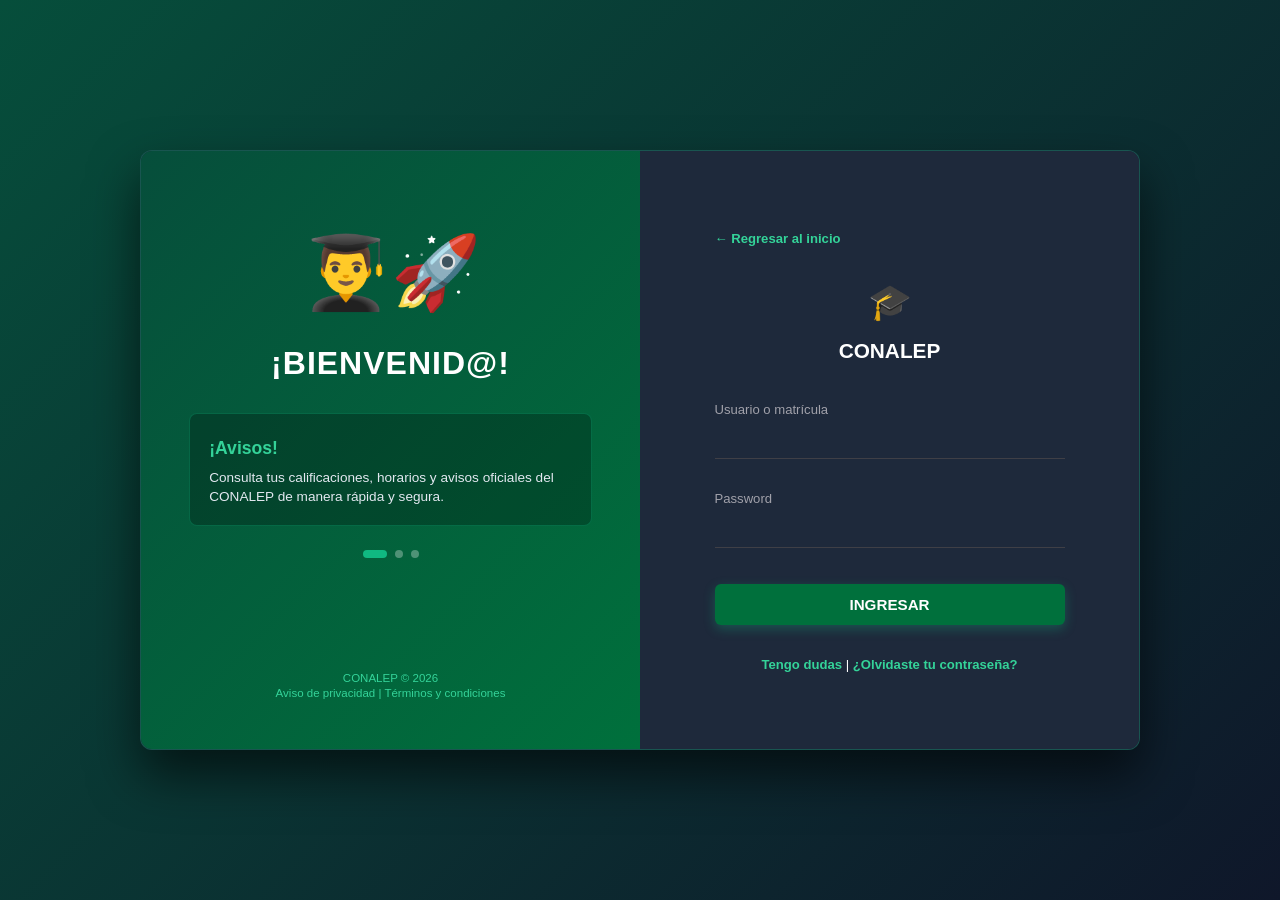
<file: login.html>
<!DOCTYPE html>
<html lang="es">
<head>
    <meta charset="UTF-8">
    <meta name="viewport" content="width=device-width, initial-scale=1.0">
    <title>Portal de Alumnos - CONALEP</title>
    <link rel="stylesheet" href="styles.css">
</head>
<body class="cbtis-login-body">

    <!-- Contenedor principal de dos columnas -->
    <div class="cbtis-login-container">

        <!-- LADO IZQUIERDO: Panel Verde con Bienvenida e Ilustración -->
        <div class="cbtis-left-panel">
            <div class="cbtis-left-content">
                
                <div class="cbtis-illustration-box">
                    <div class="cbtis-badge-icon">👨‍🎓🚀</div>
                    <h2>¡BIENVENID@!</h2>
                </div>

                <div class="cbtis-notices-box">
                    <h3>¡Avisos!</h3>
                    <p>Consulta tus calificaciones, horarios y avisos oficiales del CONALEP de manera rápida y segura.</p>
                </div>

                <div class="cbtis-slider-dots">
                    <span class="cbtis-dot active"></span>
                    <span class="cbtis-dot"></span>
                    <span class="cbtis-dot"></span>
                </div>
            </div>

            <div class="cbtis-left-footer">
                CONALEP &copy; 2026<br>
                <span>Aviso de privacidad | Términos y condiciones</span>
            </div>
        </div>

        <!-- LADO DERECHO: Panel con el Formulario de Acceso -->
        <div class="cbtis-right-panel">
            <div class="cbtis-login-wrapper">
                
                <div class="login-back-container">
                    <a href="index.html" class="cbtis-back-link">← Regresar al inicio</a>
                </div>

                <div class="cbtis-logo-header">
                    <div class="login-logo-emoji">🎓</div>
                    <h1>CONALEP</h1>
                </div>

                <form id="form-login" action="#" method="POST">
                    
                    <div class="cbtis-input-group">
                        <label for="usuario">Usuario o matrícula</label>
                        <input type="text" id="usuario" name="usuario" required>
                    </div>

                    <div class="cbtis-input-group">
                        <label for="password">Password</label>
                        <input type="password" id="password" name="password" required>
                    </div>

                    <button type="submit" class="cbtis-btn-ingresar">INGRESAR</button>

                </form>

                <div class="cbtis-login-help">
                    <a href="#">Tengo dudas</a> | <a href="#">¿Olvidaste tu contraseña?</a>
                </div>

            </div>
        </div>

    </div>

    <script src="script.js"></script>
</body>
</html>
</file>
<file: styles.css>
/* ======================================================================
    PALETA DE COLORES INSTITUCIONALES - CONALEP (Blanco / Verde)
    ====================================================================== */
:root {
    --conalep-verde-principal: #00703c;   /* Verde institucional fuerte / oscuro */
    --conalep-verde-claro: #10b981;       /* Verde brillante / acentos */
    --conalep-verde-menta: #34d399;       /* Verde claro para detalles secundarios o WhatsApp */
    --conalep-verde-oscuro: #064e3b;      /* Verde muy oscuro para franjas superiores */
    --conalep-negro-fondo: #0f172a;       /* Fondo oscuro principal estilizado (puedes usar #000000 si prefieres negro puro) */
    --conalep-blanco: #ffffff;            /* Texto y detalles claros principales */
    --conalep-card-bg: #1e293b;           /* Fondo de tarjetas oscuro estilizado */
}

/* ======================================================================
    ESTILOS GENERALES Y PORTADA - CONALEP
    ====================================================================== */
*{
    box-sizing: border-box; /* Incluye bordes y rellenos en el ancho y alto total */
    margin: 0;              /* Elimina los márgenes predeterminados de la página */
    padding: 0;             /* Elimina los rellenos internos predeterminados */
}

body {
    font-family: 'Segoe UI', Tahoma, Geneva, Verdana, sans-serif; /* Tipografía principal limpia y moderna */
    color: var(--conalep-blanco);          /* Color de texto base claro */
    background-color: var(--conalep-negro-fondo); /* Color de fondo general oscuro institucional */
    line-height: 1.6;                     /* Espaciado de línea cómodo para la lectura */
}

/* --------------------------------------------------------------------
    BARRA SUPERIOR DE CONTACTO
    -------------------------------------------------------------------- */
.top-bar {
    background-color: var(--conalep-verde-oscuro); /* Fondo verde oscuro institucional para la franja superior */
    color: #e2e8f0;                               /* Color de texto gris claro secundario */
    font-size: 0.82rem;                           /* Tamaño de fuente pequeño y sutil */
    padding: 0.5rem 2rem;                         /* Relleno interno superior/inferior y lateral */
    border-bottom: 1px solid rgba(16, 185, 129, 0.2); /* Línea divisoria inferior translúcida con acento verde */
}

.top-bar-container {
    max-width: 1200px;     /* Ancho máximo estructurado para mantener simetría */
    margin: 0 auto;        /* Centra horizontalmente el contenedor */
    display: flex;         /* Activa el diseño flexible */
    justify-content: space-between; /* Distribuye el espacio entre los elementos internos */
    align-items: center;   /* Centra verticalmente los elementos */
}

.top-contacts {
    display: flex;         /* Distribuye los datos de contacto en fila horizontal */
    gap: 2rem;             /* Separación horizontal entre los elementos */
}

.top-item.whatsapp {
    color: var(--conalep-verde-menta); /* Color verde menta característico para destacar WhatsApp */
}

/* ======================================================================
    BARRA DE NAVEGACIÓN RESPONSIVA
    ====================================================================== */
.navbar {
    background-color: var(--conalep-negro-fondo); /* Fondo oscuro para el menú de navegación */
    border-bottom: 1px solid rgba(16, 185, 129, 0.3); /* Borde inferior sutil con acento verde */
    position: sticky;              /* Fija la barra en la parte superior al hacer scroll */
    top: 0;                        /* Posición de anclaje exacto en la parte superior */
    z-index: 1000;                 /* Asegura que la barra esté siempre por encima de otros elementos */
    padding: 0.8rem 1.5rem;        /* Relleno interior de la barra de navegación */
}

.nav-container {
    max-width: 1200px;             /* Ancho máximo alineado con el resto del sitio */
    margin: 0 auto;                /* Centra el contenedor del menú */
    display: flex;                 /* Modelo flexible */
    justify-content: space-between; /* Separa el logotipo de los enlaces del menú */
    align-items: center;           /* Alinea verticalmente al centro */
    flex-wrap: wrap;               /* Permite que los elementos bajen si falta espacio */
    gap: 1.0rem;                   /* Espaciado predeterminado */
}

.nav-brand {
    display: flex;                 /* Contenedor flexible para la marca/logo */
    align-items: center;           /* Centra verticalmente el logotipo */
}

.brand-logo-img {
    height: 55px;                  /* Altura fija estándar para el logotipo institucional */
    width: auto;                   /* Ancho proporcional automático */
    object-fit: contain;           /* Evita deformaciones en la imagen */
    display: block;                /* Elimina espacios fantasma inferiores */
}

.nav-links {
    display: flex;                 /* Organiza los enlaces de navegación en línea */
    align-items: center;           /* Centra verticalmente */
    gap: 1.5rem;                   /* Espacio de separación entre cada opción del menú */
    flex-wrap: wrap;               /* Adaptable en pantallas chicas */
}

.nav-links a {
    text-decoration: none;         /* Quita el subrayado predeterminado de los enlaces */
    color: #cbd5e1;                /* Color de texto gris claro legible */
    font-weight: 600;              /* Seminegrita para mejor visibilidad */
    font-size: 0.9rem;             /* Tamaño de fuente adecuado */
    transition: color 0.2s;        /* Transición suave al cambiar de color */
}

.nav-links a:hover {
    color: var(--conalep-verde-claro); /* Efecto hover en verde brillante */
}

.nav-links a:hover {
    color: var(--conalep-verde-claro); /* Cambia a verde brillante al pasar el cursor */
}

.btn-nav-login {
    background-color: var(--conalep-verde-principal); /* Fondo verde fuerte institucional para el botón */
    color: white !important;                      /* Texto blanco forzado */
    padding: 8px 16px;                            /* Relleno interior del botón */
    border-radius: 6px;                           /* Esquinas redondeadas */
    transition: background-color 0.2s;            /* Transición suave en el color de fondo */
}

.btn-nav-login:hover {
    background-color: var(--conalep-verde-claro);   /* Verde más brillante al pasar el cursor */
}

@media (max-width: 600px) {
    .navbar {
        padding: 0.6rem 1rem;   /* Reduce el padding en pantallas móviles pequeñas */
    }
    .nav-container {
        justify-content: center; /* Centra los elementos del menú en móviles */
    }
    .nav-links {
        gap: 1.0rem;             /* Reduce el espacio entre enlaces */
        justify-content: center; /* Centra los enlaces */
    }
}

/* --------------------------------------------------------------------
   SECCIÓN HERO (DOS COLUMNAS CON COLLAGE) - CONALEP
   -------------------------------------------------------------------- */
.hero-section {
    background: linear-gradient(135deg, var(--conalep-verde-oscuro) 0%, var(--conalep-verde-principal) 50%, var(--conalep-negro-fondo) 100%); /* Fondo con degradado verde/oscuro */
    color: white;                /* Texto general en blanco para alto contraste */
    padding: 5rem 2rem;          /* Relleno superior/inferior amplio y lateral */
    overflow: hidden;            /* Oculta desbordamientos */
}

.hero-container {
    max-width: 1200px;           /* Ancho máximo del contenedor principal */
    margin: 0 auto;              /* Centra el contenedor */
    display: grid;               /* Utiliza CSS Grid para organizar las columnas */
    grid-template-columns: 1.1fr 0.9fr; /* Texto ligeramente más ancho que el collage */
    gap: 3rem;                   /* Espacio de separación entre columnas */
    align-items: center;         /* Alinea verticalmente al centro */
}

@media (max-width: 900px) {
    .hero-container {
        grid-template-columns: 1fr; /* Cambia a una sola columna en pantallas medianas/móviles */
    }
}

.hero-tag {
    display: inline-block;       /* Permite aplicar padding y márgenes como bloque */
    background-color: rgba(16, 185, 129, 0.2); /* Fondo verde translúcido */
    border: 1px solid rgba(16, 185, 129, 0.4); /* Borde verde claro sutil */
    color: #34d399;              /* Texto verde claro brillante (menta) */
    padding: 6px 16px;           /* Relleno interior */
    border-radius: 20px;         /* Bordes redondeados estilo píldora */
    font-size: 0.85rem;          /* Tamaño de fuente compacto */
    font-weight: 600;            /* Seminegrita */
    text-transform: uppercase;   /* Convierte el texto en mayúsculas */
    margin-bottom: 1.5rem;       /* Margen inferior */
}

.hero-text-side h1 {
    font-size: 2.8rem;           /* Tamaño de fuente grande para el título principal */
    font-weight: 800;            /* Grosor muy marcado */
    margin-bottom: 1rem;         /* Espacio inferior */
    letter-spacing: -0.5px;      /* Reduce ligeramente el espacio entre letras */
    line-height: 1.2;            /* Altura de línea compacta */
}

.hero-text-side p {
    font-size: 1.1rem;           /* Tamaño de fuente cómodo para la descripción */
    color: #cbd5e1;              /* Color gris claro legible */
    margin-bottom: 2rem;         /* Espacio inferior */
    line-height: 1.6;            /* Altura de línea legible */
}

.hero-cta-box {
    background: rgba(9, 9, 11, 0.6); /* Fondo oscuro semitransparente */
    border: 1px solid rgba(16, 185, 129, 0.3); /* Borde sutil translúcido en verde */
    padding: 1.8rem;             /* Relleno interno */
    border-radius: 12px;         /* Bordes redondeados */
    backdrop-filter: blur(6px);  /* Efecto de desenfoque de cristal esmerilado */
}

.btn-orange {
    display: inline-block;       /* Permite dimensiones en enlaces */
    background: linear-gradient(135deg, var(--conalep-verde-claro) 0%, var(--conalep-verde-principal) 100%); /* Degradado verde llamativo */
    color: white;                /* Texto blanco */
    padding: 14px 28px;          /* Relleno interior generoso */
    border-radius: 8px;          /* Bordes redondeados */
    text-decoration: none;       /* Quita subrayado */
    font-weight: 700;            /* Negrita */
    font-size: 1.05rem;          /* Tamaño destacado */
    box-shadow: 0 4px 15px rgba(16, 185, 129, 0.4); /* Sombra verde difuminada */
    transition: transform 0.2s, box-shadow 0.2s; /* Transiciones suaves */
    margin-bottom: 1.2rem;       /* Espacio inferior */
}

.btn-orange:hover {
    transform: translateY(-2px); /* Eleva ligeramente el botón al pasar el cursor */
    box-shadow: 0 6px 20px rgba(16, 185, 129, 0.6); /* Aumenta intensidad de sombra verde */
}

.hero-benefits {
    display: flex;               /* Organiza los beneficios en línea flexible */
    flex-wrap: wrap;             /* Salto de línea automático */
    gap: 15px;                   /* Espacio entre beneficios */
    font-size: 0.9rem;           /* Tamaño estándar */
    color: #e2e8f0;              /* Gris claro */
    font-weight: 500;            /* Peso medio */
}

/* Estilos del Collage de Imágenes */
.image-collage {
    display: flex;               /* Organiza los elementos en columna */
    flex-direction: column;      /* Dirección vertical */
    gap: 15px;                   /* Espacio entre imágenes */
    background: rgba(255, 255, 255, 0.03); /* Fondo translúcido sutil */
    padding: 20px;               /* Relleno interior */
    border-radius: 20px;         /* Bordes redondeados del contenedor */
    border: 1px solid rgba(16, 185, 129, 0.2); /* Borde sutil verde */
}

.collage-main img {
    width: 100%;                 /* Ancho completo */
    height: 240px;               /* Altura fija para la imagen principal */
    object-fit: cover;           /* Recorta proporcionalmente sin deformar */
    border-radius: 12px;         /* Bordes redondeados */
    box-shadow: 0 10px 25px rgba(0,0,0,0.5); /* Sombra de profundidad */
}

.collage-sub {
    display: grid;               /* Cuadrícula para las dos imágenes inferiores */
    grid-template-columns: 1fr 1fr; /* Dos columnas iguales */
    gap: 15px;                   /* Espacio entre las secundarias */
}

.collage-sub img {
    width: 100%;                 /* Ancho completo */
    height: 140px;               /* Altura fija para secundarias */
    object-fit: cover;           /* Recorte proporcional */
    border-radius: 12px;         /* Bordes redondeados */
    box-shadow: 0 8px 20px rgba(0,0,0,0.5); /* Sombra de profundidad */
}

/* Clases específicas para el formulario de informes */
.hero-title-custom {
    font-size: 2.5rem;           /* Tamaño de título personalizado */
    margin-bottom: 1rem;         /* Margen inferior */
}

.hero-desc-custom {
    color: #cbd5e1;              /* Color secundario */
    font-size: 1rem;             /* Tamaño legible */
    margin-bottom: 1.5rem;       /* Margen inferior */
}

.hero-subtitle-custom {
    font-size: 0.95rem;          /* Subtítulo */
    font-weight: 600;            /* Seminegrita */
    color: #34d399;              /* Verde claro (menta) */
    margin-bottom: 0.8rem;       /* Margen inferior */
}

.hero-benefits-column {
    display: flex;               /* Flexible vertical */
    flex-direction: column;      /* Apilado vertical */
    gap: 8px;                    /* Espaciado ajustado */
}

.cbtis-hero-form-card {
    background-color: var(--conalep-card-bg); /* Fondo de tarjeta oscuro estilizado */
    border: 1px solid rgba(16, 185, 129, 0.3); /* Borde con acento verde */
    padding: 2.2rem;             /* Relleno interno amplio */
    border-radius: 16px;         /* Bordes redondeados marcados */
    box-shadow: 0 20px 40px rgba(0, 0, 0, 0.5); /* Sombra elegante flotante */
    width: 100%;                 /* Ancho completo disponible */
    max-width: 440px;            /* Ancho máximo de la tarjeta */
    margin: 0 auto;              /* Centrado horizontal */
}

.form-card-title {
    color: white;                /* Color blanco para alto contraste */
    font-size: 1.25rem;          /* Mediano destacado */
    font-weight: 700;            /* Negrita */
    margin-bottom: 1rem;         /* Margen inferior */
    text-align: center;          /* Centrado */
}

.form-group-margin {
    margin-bottom: 1rem;         /* Espacio inferior estándar entre campos */
}

.form-control-input {
    width: 100%;                 /* Ancho completo */
    border: 1px solid #3f3f46;   /* Borde gris oscuro */
    background-color: #09090b;   /* Fondo negro */
    color: white;                /* Texto blanco */
    border-radius: 8px;          /* Bordes redondeados */
    padding: 10px 14px;          /* Relleno interior cómodo */
    font-size: 0.9rem;           /* Tamaño de letra interno */
    outline: none;               /* Sin borde de enfoque por defecto */
}

.form-control-select {
    width: 100%;                 /* Ancho completo */
    border: 1px solid #3f3f46;   /* Borde gris oscuro */
    background-color: #09090b;   /* Fondo negro */
    color: white;                /* Texto blanco */
    border-radius: 8px;          /* Bordes redondeados */
    padding: 10px 14px;          /* Relleno interior */
    font-size: 0.9rem;           /* Tamaño de fuente */
    outline: none;               /* Quita contorno */
}

.form-date-label {
    font-size: 0.78rem;          /* Letra pequeña para etiquetas de fecha */
    color: #a1a1aa;              /* Gris secundario */
    display: block;              /* Ocupa su propia línea */
    margin-bottom: 2px;          /* Margen inferior mínimo */
}

.form-control-date {
    width: 100%;                 /* Ancho completo */
    border: 1px solid #3f3f46;   /* Borde gris oscuro */
    background-color: #09090b;   /* Fondo negro */
    color: white;                /* Texto blanco */
    border-radius: 8px;          /* Bordes redondeados */
    padding: 8px 14px;           /* Relleno interior */
    font-size: 0.9rem;           /* Tamaño de fuente */
    outline: none;               /* Quita contorno */
}

.form-control-textarea {
    width: 100%;                 /* Ancho completo */
    border: 1px solid #3f3f46;   /* Borde gris oscuro */
    background-color: #09090b;   /* Fondo negro */
    color: white;                /* Texto blanco */
    border-radius: 8px;          /* Bordes redondeados */
    padding: 10px 14px;          /* Relleno interior */
    font-size: 0.9rem;           /* Tamaño de fuente */
    outline: none;               /* Quita contorno */
    font-family: inherit;        /* Hereda tipografía general */
}

/* ======================================================================
   CORRECCIÓN DEFINITIVA PARA LA CASILLA Y EL TEXTO DE ACEPTAR TÉRMINOS - CONALEP
   ====================================================================== */
.form-group-checkbox {
    margin-bottom: 1.2rem;       /* Espacio inferior */
    display: flex;               /* Contenedor flexible */
    flex-direction: row !important; /* Fuerza dirección horizontal estricta */
    align-items: flex-start !important; /* Alinea arriba */
    justify-content: flex-start !important; /* Alinea a la izquierda */
    gap: 10px;                   /* Espacio horizontal entre cuadro y texto */
    text-align: left;            /* Alineación izquierda */
    width: 100%;                 /* Ancho completo */
}

.form-checkbox-input {
    width: 18px !important;      /* Ancho fijo forzado para el checkbox */
    height: 18px !important;     /* Alto fijo forzado */
    min-width: 18px;             /* Evita compresión */
    cursor: pointer;             /* Cambia cursor a mano */
    margin-top: 2px;             /* Ajuste vertical fino con la primera línea */
    flex-shrink: 0;              /* Impide deformación */
    appearance: auto;            /* Restaura el comportamiento visual nativo */
    -webkit-appearance: checkbox; /* Compatibilidad WebKit */
}

.form-checkbox-label {
    font-size: 0.78rem !important; /* Letra pequeña legible para textos legales */
    color: #d1d5db !important;   /* Gris claro adaptado para fondo oscuro */
    line-height: 1.35 !important; /* Altura de línea compacta */
    cursor: pointer;             /* Cursor interactivo */
    display: inline-block !important; /* Comportamiento en línea */
    width: auto !important;      /* Ancho automático */
    flex: 1;                     /* Ocupa el resto del espacio disponible */
}

.form-submit-btn {
    background-color: var(--conalep-verde-principal); /* Fondo verde fuerte institucional para el botón enviar */
    width: 100%;                 /* Ancho completo */
    border-radius: 8px;          /* Bordes redondeados */
    padding: 12px;               /* Relleno interior */
    font-weight: 700;            /* Negrita */
    color: white;                /* Texto blanco */
    border: none;                /* Sin bordes */
    cursor: pointer;             /* Cursor de mano */
    transition: background 0.2s; /* Transición suave */
}

.form-submit-btn:hover {
    background-color: var(--conalep-verde-claro); /* Cambio a verde brillante al pasar el cursor */
}

.cbtis-hero-form-card input:focus, 
.cbtis-hero-form-card select:focus, 
.cbtis-hero-form-card textarea:focus {
    border-color: var(--conalep-verde-claro) !important; /* Cambia el borde a verde brillante al enfocar */
    box-shadow: 0 0 0 3px rgba(16, 185, 129, 0.2) !important; /* Brillo verdoso sutil alrededor */
}

/* ======================================================================
   ESTILOS DE OFERTA EDUCATIVA CON IMÁGENES - CONALEP
   ====================================================================== */
.careers-section {
    padding: 5rem 2rem;            /* Espaciado superior/inferior */
    background-color: var(--conalep-negro-fondo); /* Fondo oscuro institucional */
}

.section-container {
    max-width: 1200px;             /* Ancho máximo centrado */
    margin: 0 auto;                /* Centrado horizontal */
}

.section-header {
    text-align: center;            /* Centrado de títulos de sección */
    margin-bottom: 3.5rem;         /* Espacio inferior */
}

.section-header h2 {
    font-size: 2.2rem;             /* Título grande */
    color: white;                  /* Color blanco para alto contraste */
    margin-bottom: 0.5rem;         /* Espacio con subtítulo */
}

.section-header p {
    color: #a1a1aa;                /* Gris secundario claro */
    font-size: 1.05rem;            /* Tamaño legible */
}

.careers-grid {
    display: grid;                 /* Cuadrícula CSS adaptable */
    grid-template-columns: repeat(auto-fit, minmax(260px, 1fr)); /* Columnas responsivas */
    gap: 2.5rem;                   /* Espacio entre tarjetas */
}

.career-card {
    background-color: var(--conalep-card-bg); /* Fondo de tarjeta oscuro estilizado */
    border: 1px solid rgba(16, 185, 129, 0.2); /* Borde sutil con tono verde */
    border-radius: 12px;           /* Esquinas redondeadas */
    overflow: hidden;              /* Oculta desbordamientos internos */
    box-shadow: 0 4px 6px rgba(0, 0, 0, 0.3); /* Sombra oscura profunda */
    transition: transform 0.2s ease, box-shadow 0.2s ease, border-color 0.2s ease; /* Transiciones suaves */
}

.career-card:hover {
    transform: translateY(-5px);   /* Eleva la tarjeta al pasar el cursor */
    border-color: var(--conalep-verde-claro); /* Borde verde brillante al hacer hover */
    box-shadow: 0 15px 30px rgba(16, 185, 129, 0.2); /* Acentúa la sombra verdosa */
}

.career-img-container {
    width: 100%;                   /* Ancho completo */
    height: 160px;                 /* Altura fija de imagen */
    overflow: hidden;              /* Oculta desbordamientos */
}

.career-img-container img {
    width: 100%;                   /* Ancho adaptado */
    height: 100%;                  /* Alto adaptado */
    object-fit: cover;             /* Recorte proporcional */
    transition: transform 0.3s ease; /* Transición para zoom */
}

.career-card:hover .career-img-container img {
    transform: scale(1.05);        /* Efecto zoom in en imagen al hacer hover */
}

.career-content {
    padding: 1.8rem;               /* Relleno interno de textos */
}

.career-content h3 {
    font-size: 1.15rem;            /* Tamaño de título */
    color: white;                  /* Color blanco */
    margin-bottom: 0.8rem;         /* Espacio inferior */
    font-weight: 700;              /* Negrita */
}

.career-content p {
    color: #a1a1aa;                /* Gris descriptivo claro */
    font-size: 0.9rem;             /* Tamaño estándar */
    line-height: 1.5;              /* Altura de línea */
}

/* ======================================================================
   ESTILOS DEL PIE DE PÁGINA (FOOTER CON REDES SOCIALES) - CONALEP
   ====================================================================== */
.footer {
    background-color: var(--conalep-verde-oscuro); /* Fondo verde oscuro institucional */
    color: #94a3b8;                /* Texto gris claro */
    padding: 2.5rem 2rem;          /* Relleno interior */
    border-top: 1px solid rgba(16, 185, 129, 0.2); /* Línea superior sutil con acento verde */
}

.footer-container {
    max-width: 1200px;             /* Ancho máximo alineado */
    margin: 0 auto;                /* Centrado horizontal */
    display: flex;                 /* Distribución flexible */
    justify-content: space-between; /* Separa créditos de redes */
    align-items: center;           /* Centrado vertical */
    flex-wrap: wrap;               /* Adaptable */
    gap: 1.5rem;                   /* Espacio entre elementos */
}

.footer-info p {
    font-size: 0.9rem;               /* Tamaño estándar */
    color: #cbd5e1;                  /* Color legible */
    margin-bottom: 0.3rem;           /* Espacio mínimo */
}

.footer-author {
    font-size: 0.82rem;              /* Letra pequeña para autor */
    color: #a1a1aa;                  /* Gris sutil claro */
}

.footer-socials {
    display: flex;                   /* Iconos en línea */
    gap: 12px;                       /* Espacio entre iconos */
}

.social-icon {
    width: 38px;                     /* Ancho fijo circular */
    height: 38px;                    /* Alto fijo circular */
    background: rgba(255, 255, 255, 0.08); /* Fondo translúcido */
    border: 1px solid rgba(16, 185, 129, 0.3); /* Borde sutil con acento verde */
    color: #ffffff;                  /* Icono blanco */
    border-radius: 50%;              /* Círculo perfecto */
    display: flex;                   /* Centrado interno */
    align-items: center;             /* Centrado vertical */
    justify-content: center;         /* Centrado horizontal */
    text-decoration: none;           /* Sin subrayado */
    font-weight: 700;                /* Negrita */
    font-size: 0.95rem;              /* Tamaño del símbolo */
    transition: background 0.2s, transform 0.2s, border-color 0.2s; /* Transiciones */
}

.social-icon:hover {
    background: var(--conalep-verde-claro); /* Verde brillante al pasar cursor */
    border-color: var(--conalep-verde-claro); /* Borde verde brillante */
    transform: translateY(-3px);     /* Eleva sutilmente el icono */
}

@media (max-width: 768px) {
    .footer-container {
        flex-direction: column;      /* Columna en tablets y móviles */
        text-align: center;          /* Centra textos del footer */
    }
    .footer-socials {
        justify-content: center;     /* Centra iconos sociales */
    }
}

/* ======================================================================
   ESTILOS DE LOGIN EN PANTALLA PARTIDA - CONALEP
   ====================================================================== */
.cbtis-login-body {
    margin: 0;                       /* Sin márgenes */
    padding: 0;                      /* Sin padding */
    font-family: 'Segoe UI', Tahoma, Geneva, Verdana, sans-serif; /* Tipografía general */
    background: linear-gradient(135deg, var(--conalep-verde-oscuro) 0%, var(--conalep-negro-fondo) 100%); /* Fondo degradado verde/oscuro */
    min-height: 100vh;               /* Altura mínima de pantalla completa */
    display: flex;                   /* Centrado flexible */
    justify-content: center;         /* Centrado horizontal */
    align-items: center;             /* Centrado vertical */
}

.cbtis-login-container {
    width: 100%;                     /* Ancho completo */
    max-width: 1000px;               /* Ancho máximo de la tarjeta de login */
    height: 600px;                   /* Altura fija estándar */
    background-color: var(--conalep-card-bg); /* Fondo de tarjeta oscuro estilizado */
    border-radius: 12px;             /* Bordes redondeados */
    border: 1px solid rgba(16, 185, 129, 0.3); /* Borde sutil verde */
    box-shadow: 0 25px 50px rgba(0, 0, 0, 0.6); /* Sombra pronunciada profunda */
    display: grid;                   /* Pantalla dividida en cuadrícula */
    grid-template-columns: 1fr 1fr;  /* Dos columnas iguales (panel izquierdo y derecho) */
    overflow: hidden;                /* Oculta desbordamientos */
    margin: 2rem;                    /* Margen exterior */
}

@media (max-width: 850px) {
    .cbtis-login-container {
        grid-template-columns: 1fr;  /* Una sola columna en dispositivos menores */
        height: auto;                /* Altura automática */
    }
    .cbtis-left-panel {
        display: none;               /* Oculta el panel izquierdo decorativo en móviles */
    }
}

.cbtis-left-panel {
    background: linear-gradient(135deg, var(--conalep-verde-oscuro) 0%, var(--conalep-verde-principal) 100%); /* Degradado verde institucional */
    color: white;                    /* Texto blanco */
    padding: 3rem;                   /* Relleno interno */
    display: flex;                   /* Diseño flexible */
    flex-direction: column;          /* Apilado vertical */
    justify-content: space-between;  /* Distribuye espacio superior e inferior */
}

.cbtis-illustration-box {
    text-align: center;              /* Centrado */
    margin-top: 1rem;                /* Margen superior */
}

.cbtis-badge-icon {
    font-size: 4.5rem;               /* Tamaño grande para icono/emoji */
    margin-bottom: 0.5rem;           /* Margen inferior */
}

.cbtis-illustration-box h2 {
    font-size: 2rem;                 /* Título grande */
    font-weight: 800;                /* Negrita fuerte */
    letter-spacing: 1px;             /* Espaciado entre letras */
}

.cbtis-notices-box {
    background: rgba(0, 0, 0, 0.25); /* Caja oscura translúcida de avisos */
    border: 1px solid rgba(16, 185, 129, 0.3); /* Borde sutil verde */
    padding: 1.2rem;                 /* Relleno interno */
    border-radius: 8px;              /* Bordes redondeados */
    margin-top: 1.5rem;              /* Margen superior */
}

.cbtis-notices-box h3 {
    font-size: 1.1rem;               /* Título de aviso */
    margin-bottom: 0.4rem;           /* Margen inferior */
    color: #34d399;                  /* Verde claro brillante (menta) */
}

.cbtis-notices-box p {
    font-size: 0.85rem;              /* Texto pequeño */
    color: #e2e8f0;                  /* Gris claro legible */
    line-height: 1.4;                /* Altura de línea */
}

.cbtis-slider-dots {
    display: flex;                   /* Indicadores de slider en fila */
    justify-content: center;         /* Centrados */
    gap: 8px;                        /* Espacio entre puntos */
    margin-top: 1.5rem;              /* Margen superior */
}

.cbtis-dot {
    width: 8px;                      /* Ancho de punto inactivo */
    height: 8px;                     /* Alto de punto inactivo */
    background-color: rgba(255, 255, 255, 0.3); /* Translúcido */
    border-radius: 50%;              /* Circular */
}

.cbtis-dot.active {
    background-color: var(--conalep-verde-claro); /* Verde brillante para punto activo */
    width: 24px;                     /* Más ancho simulando barra activa */
    border-radius: 4px;              /* Bordes redondeados */
}

.cbtis-left-footer {
    font-size: 0.72rem;              /* Letra pequeña institucional */
    color: #34d399;                  /* Verde claro */
    text-align: center;              /* Centrado */
    line-height: 1.3;                /* Altura de línea */
}

.cbtis-right-panel {
    background-color: var(--conalep-card-bg); /* Panel derecho oscuro estilizado para el formulario */
    padding: 3rem 3.5rem;            /* Relleno interno amplio */
    display: flex;                   /* Flexible */
    flex-direction: column;          /* Vertical */
    justify-content: center;         /* Centrado vertical */
}

.cbtis-login-wrapper {
    width: 100%;                     /* Ancho completo */
    max-width: 350px;                /* Ancho máximo del contenedor de login */
    margin: 0 auto;                  /* Centrado horizontal */
}

.login-back-container {
    margin-bottom: 1.5rem;           /* Margen inferior */
}

.cbtis-back-link {
    color: #34d399;                  /* Enlace verde claro */
    font-size: 0.82rem;              /* Tamaño pequeño */
    text-decoration: none;           /* Sin subrayado */
    font-weight: 600;                /* Seminegrita */
    transition: color 0.2s;          /* Transición suave */
}

.cbtis-back-link:hover {
    color: var(--conalep-verde-claro); /* Cambia a verde brillante al pasar cursor */
    text-decoration: underline;    /* Subraya al pasar cursor */
}

.cbtis-logo-header {
    text-align: center;            /* Centrado */
    margin-bottom: 2rem;           /* Margen inferior */
}

.login-logo-emoji {
    font-size: 2.2rem;             /* Emoji grande */
    margin-bottom: 0.2rem;         /* Margen inferior */
}

.cbtis-logo-header h1 {
    font-size: 1.3rem;             /* Tamaño título */
    color: white;                  /* Blanco para alto contraste */
    font-weight: 700;              /* Negrita */
}

.cbtis-logo-header h1 span {
    color: var(--conalep-verde-claro); /* Acento en verde brillante */
}

.cbtis-input-group {
    margin-bottom: 1.8rem;         /* Espacio inferior */
    position: relative;            /* Posicionamiento relativo */
}

.cbtis-input-group label {
    display: block;                /* Ocupa su línea */
    font-size: 0.82rem;            /* Pequeño */
    color: #a1a1aa;                /* Gris secundario claro */
    margin-bottom: 0.3rem;         /* Margen inferior */
    font-weight: 500;              /* Medio */
}

.cbtis-input-group input {
    width: 100%;                   /* Ancho completo */
    border: none;                  /* Sin borde completo */
    border-bottom: 1px solid #3f3f46; /* Borde inferior oscuro para modo oscuro */
    padding: 8px 0;                /* Relleno */
    font-size: 0.95rem;            /* Tamaño de fuente */
    color: white;                  /* Texto blanco */
    background: transparent;       /* Fondo transparente */
    outline: none;                 /* Sin contorno */
    transition: border-color 0.2s; /* Transición suave */
}

.cbtis-input-group input:focus {
    border-bottom: 2px solid var(--conalep-verde-claro); /* Cambia a borde inferior verde brillante al enfocar */
}

.cbtis-btn-ingresar {
    width: 100%;                   /* Ancho completo */
    background-color: var(--conalep-verde-principal); /* Verde fuerte institucional */
    color: white;                  /* Texto blanco */
    border: none;                  /* Sin bordes */
    padding: 12px;                 /* Relleno */
    border-radius: 6px;            /* Esquinas redondeadas */
    font-weight: 700;              /* Negrita */
    font-size: 0.95rem;            /* Tamaño */
    cursor: pointer;               /* Mano interactiva */
    box-shadow: 0 4px 12px rgba(16, 185, 129, 0.3); /* Sombra verdosa */
    transition: background-color 0.2s, transform 0.1s; /* Transiciones */
    margin-top: 0.5rem;            /* Margen superior */
}

.cbtis-btn-ingresar:hover {
    background-color: var(--conalep-verde-claro); /* Verde más brillante al pasar cursor */
}

.cbtis-login-help {
    text-align: center;            /* Centrado */
    margin-top: 1.8rem;            /* Margen superior */
    font-size: 0.82rem;            /* Pequeño */
}

.cbtis-login-help a {
    color: #34d399;                /* Verde claro */
    text-decoration: none;         /* Sin subrayado */
    font-weight: 600;              /* Seminegrita */
}

.cbtis-login-help a:hover {
    color: var(--conalep-verde-claro); /* Cambia a verde brillante al pasar cursor */
    text-decoration: underline;    /* Subraya al pasar cursor */
}

/* ======================================================================
   ESTILOS Y RECORRIDO DE DOCENTES - CONALEP
   ====================================================================== */
.teachers-section {
    background: linear-gradient(135deg, var(--conalep-negro-fondo) 0%, var(--conalep-verde-oscuro) 100%); /* Fondo degradado oscuro institucional */
    color: white;                  /* Texto blanco */
    padding: 4rem 1.5rem;          /* Relleno superior/inferior y lateral */
}

.teachers-container {
    max-width: 1200px;             /* Ancho máximo centrado */
    margin: 0 auto;                /* Centrado horizontal */
}

.teachers-header {
    display: flex;                 /* Flexible */
    justify-content: space-between; /* Separa título de botones */
    align-items: flex-end;         /* Alineación inferior */
    margin-bottom: 2.5rem;         /* Margen inferior */
    flex-wrap: wrap;               /* Adaptable */
    gap: 1.5rem;                   /* Espacio entre elementos */
}

.teachers-tag {
    display: inline-block;         /* Bloque en línea */
    color: #34d399;                /* Verde claro brillante (menta) */
    font-size: 0.82rem;            /* Pequeño */
    font-weight: 700;              /* Negrita */
    text-transform: uppercase;     /* Mayúsculas */
    margin-bottom: 0.6rem;         /* Margen inferior */
    letter-spacing: 0.5px;         /* Espaciado de letras */
}

.convenience-tag-custom {
    color: var(--conalep-verde-claro); /* Verde brillante específico para convenios */
}

.teachers-header h2 {
    font-size: 2.2rem;             /* Título grande */
    font-weight: 800;              /* Negrita fuerte */
    margin-bottom: 0.6rem;         /* Margen inferior */
    letter-spacing: -0.5px;        /* Espaciado ajustado */
}

.teachers-header p {
    color: #cbd5e1;                /* Gris claro */
    font-size: 1rem;               /* Estándar */
    max-width: 700px;              /* Ancho máximo para lectura cómoda */
    line-height: 1.6;              /* Altura de línea */
}

.teachers-nav-buttons {
    display: flex;                 /* Botones en línea */
    gap: 10px;                     /* Espaciado entre flechas */
}

.nav-btn {
    width: 42px;                   /* Ancho fijo circular */
    height: 42px;                  /* Alto fijo circular */
    background: rgba(255, 255, 255, 0.08); /* Translúcido sutil */
    border: 1px solid rgba(16, 185, 129, 0.3); /* Borde translúcido con acento verde */
    color: white;                  /* Símbolo blanco */
    border-radius: 50%;            /* Circular */
    font-size: 1.4rem;             /* Tamaño de flecha */
    cursor: pointer;               /* Mano interactiva */
    display: flex;                 /* Centrado interno */
    align-items: center;           /* Centrado vertical */
    justify-content: center;       /* Centrado horizontal */
    transition: background 0.2s, transform 0.1s, border-color 0.2s; /* Transiciones */
}

.nav-btn:hover {
    background: var(--conalep-verde-principal); /* Verde fuerte institucional al pasar cursor */
    border-color: var(--conalep-verde-claro); /* Borde verde brillante */
    transform: scale(1.05);        /* Ligero zoom */
}

.teachers-grid {
    display: flex;                 /* Carrusel horizontal flexible */
    gap: 1.5rem;                   /* Espacio entre tarjetas de profesores */
    overflow-x: auto;              /* Permite scroll horizontal */
    scroll-behavior: smooth;       /* Movimiento fluido al usar botones */
    padding-bottom: 1rem;          /* Relleno inferior */
    scrollbar-width: none;         /* Oculta barra de desplazamiento en Firefox */
}

.teachers-grid::-webkit-scrollbar {
    display: none;                 /* Oculta barra de desplazamiento en Chrome/Safari */
}

.teacher-card {
    flex: 0 0 calc(25% - 1.15rem); /* Ancho fijo exacto para mostrar 4 tarjetas en pantallas grandes */
    background: var(--conalep-card-bg); /* Fondo de tarjeta oscuro estilizado */
    border-radius: 16px;           /* Bordes redondeados */
    overflow: hidden;              /* Oculta desbordamientos */
    border: 1px solid rgba(16, 185, 129, 0.2); /* Borde sutil con acento verde */
    transition: transform 0.2s ease, box-shadow 0.2s ease, border-color 0.2s ease; /* Transiciones */
}

@media (max-width: 1024px) {
    .teacher-card {
        flex: 0 0 calc(43% - 0.75rem); /* Ajusta para mostrar 2 tarjetas en tablets */
    }
}

@media (max-width: 650px) {
    .teacher-card {
        flex: 0 0 82%;             /* Ajusta para mostrar una tarjeta grande en móviles */
    }
}

.teacher-card:hover {
    transform: translateY(-5px);   /* Eleva la tarjeta al pasar el cursor */
    border-color: var(--conalep-verde-claro); /* Borde verde brillante al hacer hover */
    box-shadow: 0 15px 30px rgba(16, 185, 129, 0.25); /* Sombra verdosa profunda */
}

.teacher-card img {
    width: 100%;                   /* Ancho completo */
    height: 240px;                 /* Altura fija de la foto del docente */
    object-fit: cover;             /* Recorte proporcional */
    object-position: top;          /* Enfoca la parte superior (rostro) de la foto */
}

.teacher-info {
    padding: 1.5rem;               /* Relleno interior para los datos del profesor */
    background: linear-gradient(180deg, rgba(24, 24, 27, 0.95) 0%, rgba(9, 9, 11, 0.98) 100%); /* Degradado interno oscuro */
}

.teacher-info h3 {
    font-size: 1.1rem;             /* Nombre del profesor */
    font-weight: 700;              /* Negrita */
    color: white;                  /* Blanco */
    margin-bottom: 0.4rem;         /* Margen inferior */
}

.teacher-info p {
    font-size: 0.85rem;            /* Descripción de especialidad */
    color: #a1a1aa;                /* Gris claro legible */
    line-height: 1.4;              /* Altura de línea */
}

/* ======================================================================
   ESTILOS DE CONVENIOS EN DOBLE LÍNEA (MARQUESINAS INFINITAS) - CONALEP
   ====================================================================== */
.convenios-section {
    padding: 5rem 0;                   /* Relleno superior e inferior */
    background-color: var(--conalep-negro-fondo); /* Fondo oscuro institucional */
    overflow: hidden;                  /* Oculta desbordamientos laterales */
    border-top: 1px solid rgba(16, 185, 129, 0.2); /* Borde superior sutil con acento verde */
    border-bottom: 1px solid rgba(16, 185, 129, 0.2); /* Borde inferior sutil con acento verde */
}

.convenios-container {
    max-width: 1200px;                 /* Ancho máximo centrado */
    margin: 0 auto;                    /* Centrado horizontal */
    padding: 0 2rem;                   /* Relleno lateral */
}

.marquee-wrapper {
    position: relative;                /* Posicionamiento relativo para la marquesina */
    width: 100%;                       /* Ancho completo */
    overflow: hidden;                  /* Oculta tarjetas fuera de pantalla */
    mask-image: linear-gradient(to right, transparent, black 10%, black 90%, transparent); /* Desvanece los bordes izquierdo y derecho */
    -webkit-mask-image: linear-gradient(to right, transparent, black 10%, black 90%, transparent); /* Soporte WebKit para desvanecimiento */
}

.marquee-wrapper-spacing {
    margin-top: 1.5rem;                /* Separación entre la primera y segunda línea de convenios */
}

.marquee-track {
    display: flex;                     /* Elementos en línea horizontal continua */
    gap: 1.5rem;                       /* Espacio entre tarjetas de marcas */
    width: max-content;                /* Ancho automático basado en el contenido total */
}

.marquee-wrapper:hover .marquee-track {
    animation-play-state: paused !important; /* Pausa el movimiento al pasar el cursor sobre las marcas */
}

.marquee-track-top {
    animation: scrollLeft 35s linear infinite; /* Animación continua hacia la izquierda */
}

.marquee-track-bottom {
    animation: scrollRight 35s linear infinite; /* Animación continua hacia la derecha (inversa) */
}

@keyframes scrollLeft {
    0% { transform: translateX(0); }       /* Inicia en posición original */
    100% { transform: translateX(-50%); }    /* Desplaza exactamente la mitad (el grupo original) para crear bucle infinito */
}

@keyframes scrollRight {
    0% { transform: translateX(-50%); }      /* Inicia desplazado a la mitad */
    100% { transform: translateX(0); }       /* Regresa a la posición inicial creando bucle fluido */
}

.convenio-card {
    background: var(--conalep-card-bg); /* Fondo de tarjeta oscuro estilizado */
    border: 1px solid rgba(16, 185, 129, 0.25); /* Borde sutil con tono verde */
    padding: 1.2rem 2rem;              /* Relleno interior generoso */
    border-radius: 12px;               /* Bordes redondeados */
    font-weight: 600;                  /* Seminegrita */
    font-size: 1rem;                   /* Tamaño estándar */
    color: #e2e8f0;                    /* Color de texto gris claro legible */
    white-space: nowrap;               /* Impide que el texto de la marca haga salto de línea */
    box-shadow: 0 4px 6px rgba(0, 0, 0, 0.4); /* Sombra oscura profunda */
    transition: transform 0.2s ease, border-color 0.2s ease, background-color 0.2s ease, color 0.2s ease; /* Transiciones suaves */
    display: flex;                     /* Flexible */
    align-items: center;               /* Centrado vertical */
    justify-content: center;           /* Centrado horizontal */
    min-width: 190px;                  /* Ancho mínimo uniforme para todas las tarjetas */
}

.convenio-card:hover {
    transform: translateY(-3px);       /* Eleva la tarjeta de convenio al pasar el cursor */
    border-color: var(--conalep-verde-claro); /* Cambia el borde a verde brillante */
    background-color: var(--conalep-verde-oscuro); /* Fondo verde oscuro al hacer hover */
    color: #ffffff;                    /* Texto blanco brillante */
    box-shadow: 0 10px 20px rgba(16, 185, 129, 0.25); /* Sombra verdosa elegante */
}
</file>
